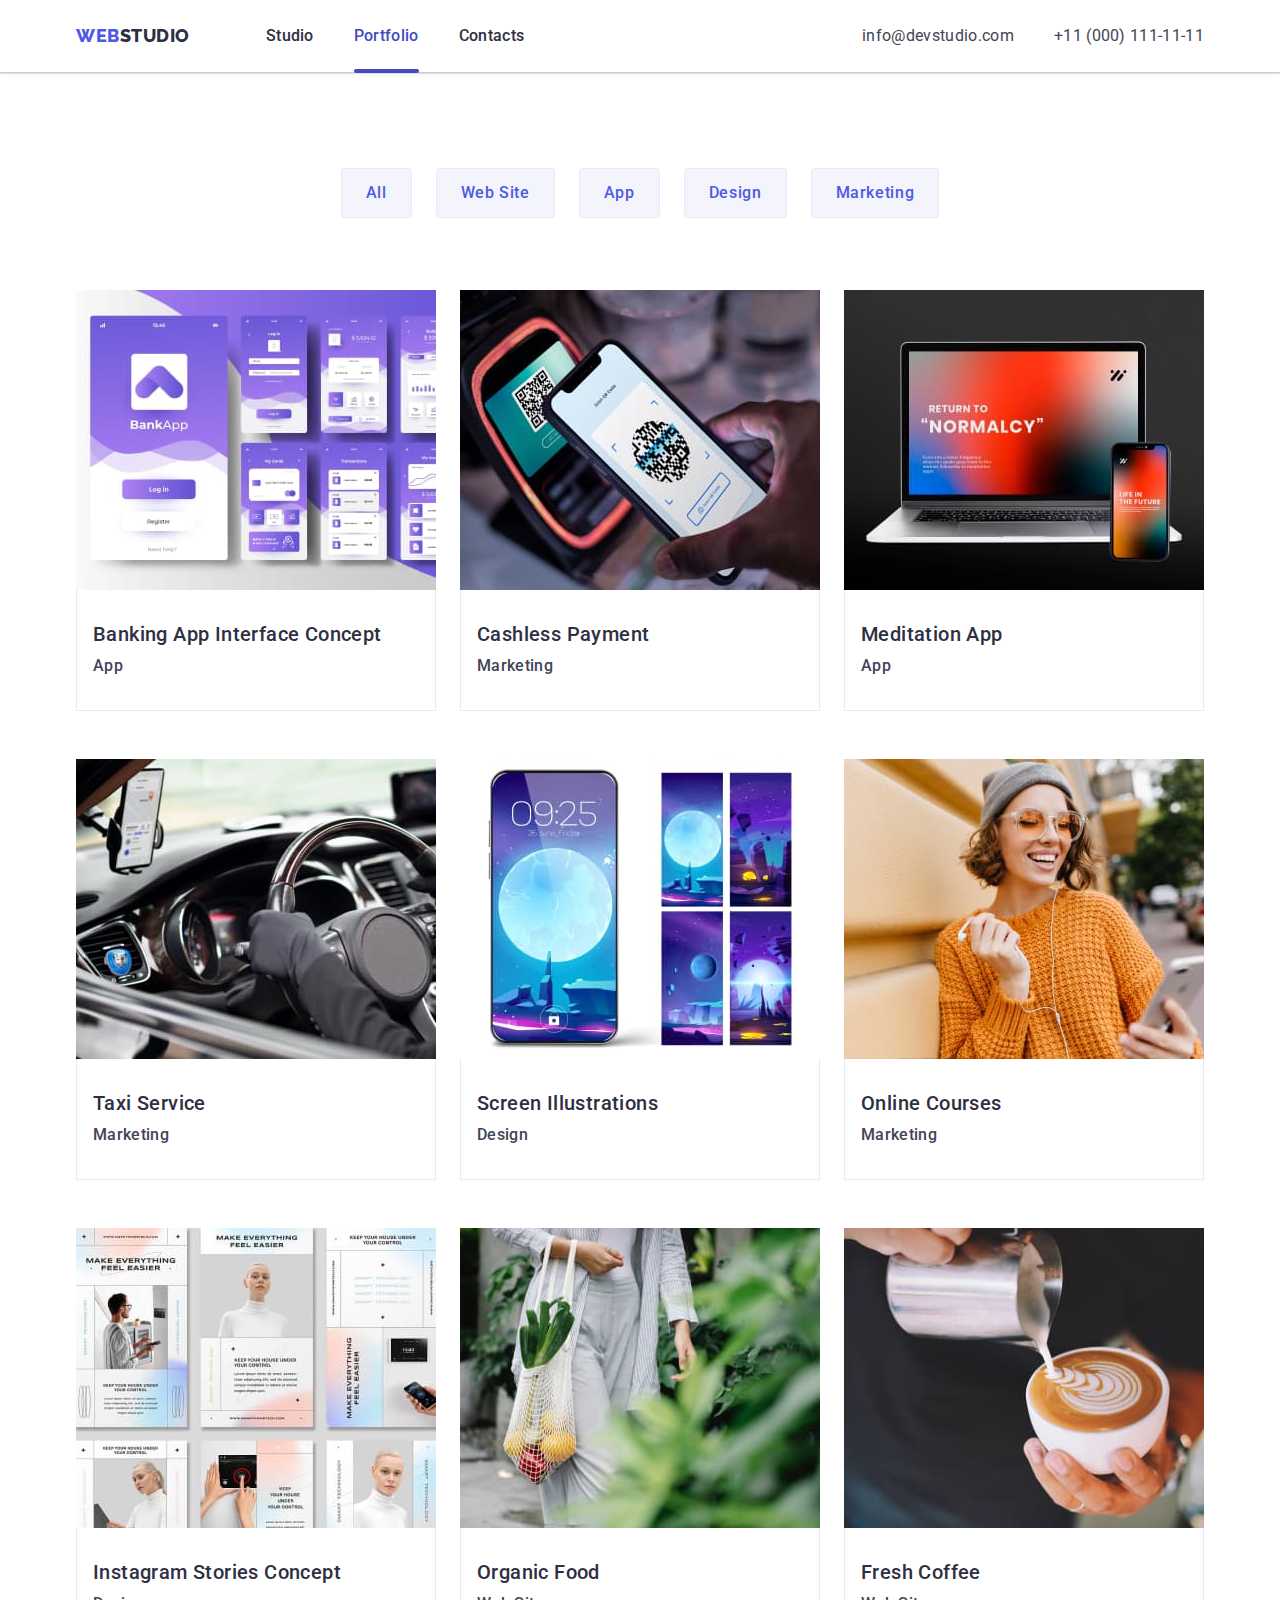
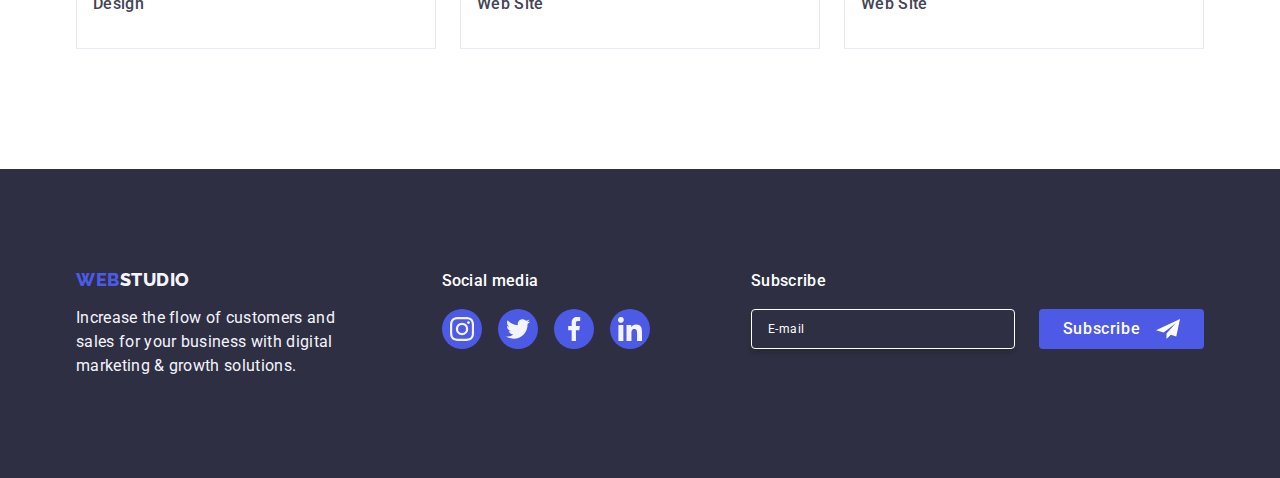
<file: portfolio.html>
<!DOCTYPE html>
<html lang="en">
  <head>
    <meta charset="UTF-8" />
    <meta name="viewport" content="width=device-width, initial-scale=1.0" />
    <title>Portfolio</title>
    <link rel="preconnect" href="https://fonts.googleapis.com" />
    <link rel="preconnect" href="https://fonts.gstatic.com" crossorigin />
    <link
      href="https://fonts.googleapis.com/css2?family=Raleway:wght@800&family=Roboto:wght@400;500;700;900&display=swap"
      rel="stylesheet"
    />
    <link
      href="https://cdn.jsdelivr.net/npm/modern-normalize@2.0.0/modern-normalize.min.css"
      rel="stylesheet"
    />
    <link rel="stylesheet" href="./css/styles.css" />
  </head>
  <body>
    <header class="header-layout">
      <div class="container menu-layout">
        <nav class="nav-layout">
          <a href="./index.html" class="logo link logo-layout"
            >Web<span class="logo-header">Studio</span>
          </a>
          <ul class="list list-layout">
            <li><a href="./index.html" class="menu link">Studio</a></li>
            <li>
              <a href="./portfolio.html" class="menu link link-active"
                >Portfolio</a
              >
            </li>
            <li><a href="" class="menu link">Contacts</a></li>
          </ul>
        </nav>
        <address class="contact">
          <ul class="list contact-layout">
            <li>
              <a
                href="mailto:info@devstudio.com"
                class="contact contact-info link"
                >info@devstudio.com</a
              >
            </li>
            <li>
              <a href="tel:+110001111111" class="contact contact-info link"
                >+11 (000) 111-11-11</a
              >
            </li>
          </ul>
        </address>
      </div>
    </header>
    <main>
      <section class="section-portfolio">
        <div class="container">
          <h1 class="visually-hidden"></h1>
          <ul class="list button-portfolio-layout">
            <li><button type="button" class="button-portfolio">All</button></li>
            <li>
              <button type="button" class="button-portfolio">Web Site</button>
            </li>
            <li><button type="button" class="button-portfolio">App</button></li>
            <li>
              <button type="button" class="button-portfolio">Design</button>
            </li>
            <li>
              <button type="button" class="button-portfolio">Marketing</button>
            </li>
          </ul>
          <ul class="list applications">
            <li class="item">
              <a href="" class="appshadow">
                <div class="blue-card">
                  <img
                    src="./images/banking_app.jpg"
                    alt="Banking App Interface Concepta"
                    height="300"
                    width="360"
                  />
                  <p class="blue-text">
                    14 Stylish and User-Friendly App Design Concepts · Task
                    Manager App · Calorie Tracker App · Exotic Fruit Ecommerce
                    App · Cloud Storage App
                  </p>
                </div>
                <div class="description_2">
                  <h2 class="header-three">Banking App Interface Concept</h2>
                  <p class="text">App</p>
                </div></a
              >
            </li>
            <li class="item">
              <a href="" class="appshadow">
                <div class="blue-card">
                  <img
                    src="./images/cashless_payment.jpg"
                    alt="Cashless Payment"
                    height="300"
                    width="360"
                  />
                  <p class="blue-text">
                    14 Stylish and User-Friendly App Design Concepts · Task
                    Manager App · Calorie Tracker App · Exotic Fruit Ecommerce
                    App · Cloud Storage App
                  </p>
                </div>
                <div class="description_2">
                  <h2 class="header-three">Cashless Payment</h2>
                  <p class="text">Marketing</p>
                </div></a
              >
            </li>
            <li class="item">
              <a href="" class="appshadow">
                <div class="blue-card">
                  <img
                    src="./images/meditation_app.jpg"
                    alt="Meditation App"
                    height="300"
                    width="360"
                  />
                  <p class="blue-text">
                    14 Stylish and User-Friendly App Design Concepts · Task
                    Manager App · Calorie Tracker App · Exotic Fruit Ecommerce
                    App · Cloud Storage App
                  </p>
                </div>
                <div class="description_2">
                  <h2 class="header-three">Meditation App</h2>
                  <p class="text">App</p>
                </div></a
              >
            </li>
            <li class="item">
              <a href="" class="appshadow">
                <div class="blue-card">
                  <img
                    src="./images/taxi_service.jpg"
                    alt="Taxi Service"
                    height="300"
                    width="360"
                  />
                  <p class="blue-text">
                    14 Stylish and User-Friendly App Design Concepts · Task
                    Manager App · Calorie Tracker App · Exotic Fruit Ecommerce
                    App · Cloud Storage App
                  </p>
                </div>
                <div class="description_2">
                  <h2 class="header-three">Taxi Service</h2>
                  <p class="text">Marketing</p>
                </div></a
              >
            </li>
            <li class="item">
              <a href="" class="appshadow">
                <div class="blue-card">
                  <img
                    src="./images/screen_ilustration.jpg"
                    alt="Screen Illustrations"
                    height="300"
                    width="360"
                  />
                  <p class="blue-text">
                    14 Stylish and User-Friendly App Design Concepts · Task
                    Manager App · Calorie Tracker App · Exotic Fruit Ecommerce
                    App · Cloud Storage App
                  </p>
                </div>
                <div class="description_2">
                  <h2 class="header-three">Screen Illustrations</h2>
                  <p class="text">Design</p>
                </div></a
              >
            </li>
            <li class="item">
              <a href="" class="appshadow">
                <div class="blue-card">
                  <img
                    src="./images/online_courses.jpg"
                    alt="Online Courses"
                    height="300"
                    width="360"
                  />
                  <p class="blue-text">
                    14 Stylish and User-Friendly App Design Concepts · Task
                    Manager App · Calorie Tracker App · Exotic Fruit Ecommerce
                    App · Cloud Storage App
                  </p>
                </div>
                <div class="description_2">
                  <h2 class="header-three">Online Courses</h2>
                  <p class="text">Marketing</p>
                </div></a
              >
            </li>
            <li class="item">
              <a href="" class="appshadow">
                <div class="blue-card">
                  <img
                    src="./images/instagram_stories.jpg"
                    alt="Instagram Stories Concept"
                    height="300"
                    width="360"
                  />
                  <p class="blue-text">
                    14 Stylish and User-Friendly App Design Concepts · Task
                    Manager App · Calorie Tracker App · Exotic Fruit Ecommerce
                    App · Cloud Storage App
                  </p>
                </div>
                <div class="description_2">
                  <h2 class="header-three">Instagram Stories Concept</h2>
                  <p class="text">Design</p>
                </div></a
              >
            </li>
            <li class="item">
              <a href="" class="appshadow">
                <div class="blue-card">
                  <img
                    src="./images/organic_food.jpg"
                    alt="Organic Food"
                    height="300"
                    width="360"
                  />
                  <p class="blue-text">
                    14 Stylish and User-Friendly App Design Concepts · Task
                    Manager App · Calorie Tracker App · Exotic Fruit Ecommerce
                    App · Cloud Storage App
                  </p>
                </div>
                <div class="description_2">
                  <h2 class="header-three">Organic Food</h2>
                  <p class="text">Web Site</p>
                </div></a
              >
            </li>
            <li class="item">
              <a href="" class="appshadow">
                <div class="blue-card">
                  <img
                    src="./images/fresh_coffee.jpg"
                    alt="Fresh Coffee"
                    height="300"
                    width="360"
                  />
                  <p class="blue-text">
                    14 Stylish and User-Friendly App Design Concepts · Task
                    Manager App · Calorie Tracker App · Exotic Fruit Ecommerce
                    App · Cloud Storage App
                  </p>
                </div>
                <div class="description_2">
                  <h2 class="header-three">Fresh Coffee</h2>
                  <p class="text">Web Site</p>
                </div></a
              >
            </li>
          </ul>
        </div>
      </section>
    </main>

    <footer class="footer">
      <div class="container footer-social">
        <div class="footersm">
          <a href="./index.html" class="logo link-footer"
            >Web<span class="logo-footer">Studio</span></a
          >
          <p class="text-footer">
            Increase the flow of customers and sales for your business with
            digital marketing & growth solutions.
          </p>
        </div>
        <div>
          <p class="socials">Social media</p>
          <ul class="socials-footer">
            <li class="social-icons">
              <a href="" class="social-link-footer">
                <svg width="24" height="24" class="footer-icons">
                  <use href="./images/icons.svg#icon-instagram-2"></use>
                </svg>
              </a>
            </li>
            <li class="social-icons">
              <a href="" class="social-link-footer">
                <svg width="24" height="24" class="footer-icons">
                  <use href="./images/icons.svg#icon-twitter-1"></use>
                </svg>
              </a>
            </li>
            <li class="social-icons">
              <a href="" class="social-link-footer">
                <svg width="24" height="24" class="footer-icons">
                  <use href="./images/icons.svg#icon-facebook-1"></use>
                </svg>
              </a>
            </li>
            <li class="social-icons">
              <a href="" class="social-link-footer">
                <svg width="24" height="24" class="footer-icons">
                  <use href="./images/icons.svg#icon-linkedin-1"></use>
                </svg>
              </a>
            </li>
          </ul>
        </div>
        <div class="footer-form">
          <p class="subscribe-label">Subscribe</p>
          <form class="subscribe-form">
            <label class="email-label">
              <input
                class="email-form"
                type="email"
                name="email"
                placeholder="E-mail"
                required
              />
            </label>
            <button type="submit" class="subscribe-button">
              Subscribe
              <svg width="24" height="24" class="icon-subscribe">
                <use href="./images/icons.svg#icon-Frame-3"></use>
              </svg>
            </button>
          </form>
        </div>
      </div>
    </footer>
  </body>
</html>
</file>
<file: css/styles.css>
*,
*::before,
*::after {
  box-sizing: border-box;
}
* {
  margin: 0;
  padding: 0;
}
img {
  display: block;
  max-width: 100%;
  height: auto;
}
button {
  cursor: pointer;
  border: none;
  border-radius: 4px;
}
ul,
ol {
  list-style: none;
  margin: 0;
  padding-left: 0;
}

:root {
  --brand-color: #2e2f42;
  --normal-color: #4d5ae5;
  --active-color: #404bbf;
  --background-color: #ffff;
  --background-color-second: #f4f4fd;
  --text-color: #434455;
  --button-color: #e7e9fc;
  --logo-color: #8e8f99;
  --icon-color: #31d0aa;
  --windowmodal-color: #fcfcfc;
  --backgroundmodal-color: #2e2f4266;
}

body {
  font-family: "Roboto", sans-serif;
  background-color: var(--background-color);
  color: var(--text-color);
}

.logo {
  font-family: "Raleway", sans-serif;
  color: var(--normal-color);
  font-size: 18px;
  font-weight: 800;
  text-transform: uppercase;
  line-height: 1.17;
  letter-spacing: 0.03em;
}
.list {
  list-style: none;
}
.menu {
  font-weight: 500;
  font-size: 16px;
  line-height: 1.5;
  letter-spacing: 0.02em;
  color: var(--brand-color);
  padding: 24px 0;
  display: inline-block;
}
.logo-header {
  color: var(--brand-color);
}
.link {
  text-decoration: none;
  display: inline-block;
  transition: color 250ms cubic-bezier(0.4, 0, 0.2, 1);
}
.link-footer {
  text-decoration: none;
  display: inline-block;
  margin-bottom: 16px;
  text-align: center;
  width: 100%;
}

.link:hover,
.link:focus {
  color: var(--active-color);
}

.contact {
  font-style: normal;
  transition: color 250ms cubic-bezier(0.4, 0, 0.2, 1);
}
.contact:hover,
.contact:focus,
.contact:active {
  color: var(--active-color);
}
.contact-info {
  font-size: 16px;
  line-height: 1.5;
  letter-spacing: 0.02em;
  color: var(--text-color);
}
.header-main {
  background-color: var(--brand-color);
  padding: 112px 0;
  background-image: linear-gradient(
      rgba(46, 47, 66, 0.7),
      rgba(46, 47, 66, 0.7)
    ),
    url("../images/people_bg.jpg");
  max-width: 1440px;
  width: 100%;
  background-repeat: no-repeat;
  background-position: center;
  background-size: cover;
  margin: auto;
}
.header-one {
  color: var(--background-color);
  text-align: center;
  font-size: 36px;
  font-weight: 700;
  line-height: 40px;
  letter-spacing: 0.72px;
  margin-bottom: 72px;
}
.header-hidden {
  overflow: hidden;
}
.button-order {
  font-family: "Roboto", sans-serif;
  font-weight: 500;
  font-size: 16px;
  line-height: 1.5;
  letter-spacing: 0.04em;
  color: var(--background-color);
  background-color: var(--normal-color);
  cursor: pointer;
  padding: 16px 32px;
  min-width: 169px;
  transition: background-color 250ms cubic-bezier(0.4, 0, 0.2, 1);
}

.button-order:hover,
.button-order:focus {
  color: var(--background-color);
  background-color: var(--active-color);
}

.header-three {
  font-size: 36px;
  font-weight: 700;
  line-height: 40px;
  letter-spacing: 0.72px;
  color: var(--brand-color);
  margin-bottom: 8px;
  text-align: center;
}

.header-three-people {
  font-weight: 500;
  font-size: 20px;
  line-height: 1.2;
  letter-spacing: 0.02em;
  color: var(--brand-color);
  margin-bottom: 8px;
  text-align: center;
}

.text {
  font-size: 16px;
  font-weight: 500;
  line-height: 24px;
  letter-spacing: 0.32px;
  color: var(--text-color);
  text-align: left;
}
.our-team {
  background-color: var(--background-color-second);
}
.text-people {
  font-size: 16px;
  line-height: 1.5;
  letter-spacing: 0.02em;
  color: var(--text-color);
  text-align: center;
}

.header-two {
  font-weight: 700;
  font-size: 36px;
  line-height: 1.11;
  text-align: center;
  letter-spacing: 0.02em;
  text-transform: capitalize;
  color: var(--brand-color);
  margin-bottom: 72px;
}
.services {
  flex-basis: calc((100% - 48px) / 3);
}
.people {
  background-color: var(--background-color);
  display: flex;
  flex-direction: column;
  border-radius: 0px 0px 4px 4px;
  flex-basis: 100%;
  max-width: 264px;
  box-shadow: 0px 2px 1px 0px rgba(46, 47, 66, 0.08),
    0px 1px 1px 0px rgba(46, 47, 66, 0.16),
    0px 1px 6px 0px rgba(46, 47, 66, 0.08);
}
.logo-footer {
  color: var(--background-color-second);
}
.footer {
  background-color: var(--brand-color);
  padding-top: 100px;
  padding-bottom: 100px;
}
.text-footer {
  color: var(--background-color-second);
  line-height: 1.5;
  letter-spacing: 0.02em;
  width: 264px;
}
.button-portfolio {
  font-family: "Roboto", sans-serif;
  font-weight: 500;
  font-size: 16px;
  line-height: 1.5;
  letter-spacing: 0.04em;
  color: var(--normal-color);
  background-color: var(--background-color-second);
  cursor: pointer;
  padding: 12px 24px;
  border: 1px solid var(--button-color);
  transition: color 250ms cubic-bezier(0.4, 0, 0.2, 1),
    background-color 250ms cubic-bezier(0.4, 0, 0.2, 1),
    border-color 250ms cubic-bezier(0.4, 0, 0.2, 1),
    box-shadow 250ms cubic-bezier(0.4, 0, 0.2, 1);
}
.button-portfolio:hover,
.button-portfolio:focus,
.button-portfolio:active {
  background-color: var(--active-color);
  color: var(--background-color);
  border: 1px solid transparent;
  box-shadow: 0px 3px 1px rgba(0, 0, 0, 0.1), 0px 2px 1px rgba(0, 0, 0, 0.08),
    0px 2px 2px rgba(0, 0, 0, 0.12);
}

.container {
  max-width: 480px;
  padding: 0 15px;
  margin: 0 auto;
}

.header-layout {
  padding: 0 15px;
  display: flex;
  border-bottom: 1px;
  box-shadow: 0px 2px 1px rgba(46, 47, 66, 0.08),
    0px 1px 1px rgba(46, 47, 66, 0.16), 0px 1px 6px rgba(46, 47, 66, 0.08);
}

.nav-layout {
  display: flex;
  justify-content: center;
  align-items: center;
}
.logo-layout {
  margin-right: 76px;
  padding: 24px 0;
  display: inline-block;
}
.list-layout {
  display: flex;
  gap: 40px;
}
.contact-layout {
  display: flex;
}

.menu-layout {
  display: flex;
  justify-content: space-between;
  align-items: center;
}

.section {
  padding: 120px 0;
}

.section-two {
  padding-bottom: 120px;
  display: none;
}

.header-main-layout {
  display: flex;
  flex-direction: column;
  align-items: center;
}

.section-one-layout {
  display: flex;
  gap: 72px;
  flex-wrap: wrap;
  justify-content: center;
}

.values {
  flex-basis: 100%;
}

.section-two-layout {
  display: flex;
  gap: 24px;
}

.our-team-layout {
  display: flex;
  gap: 24px;
  flex-wrap: wrap;
  justify-content: center;
}

.description {
  display: flex;
  flex-direction: column;
  align-items: center;
  padding: 32px 0;
}
.button-portfolio-layout {
  display: flex;
  gap: 24px;
  justify-content: center;
  margin-bottom: 72px;
}

.applications {
  display: flex;
  flex-wrap: wrap;
  row-gap: 48px;
  column-gap: 24px;
}
.item {
  flex-basis: calc((100% - 48px) / 3);
  transition: transform 250ms cubic-bezier(0.4, 0, 0.2, 1);
}
.item:hover {
  box-shadow: 0px 2px 1px 0px rgba(46, 47, 66, 0.08),
    0px 1px 1px 0px rgba(46, 47, 66, 0.16),
    0px 1px 6px 0px rgba(46, 47, 66, 0.08);
}

.description_2 {
  display: flex;
  flex-direction: column;
  align-items: flex-start;
  padding: 32px 16px;
  border: 1px solid var(--button-color);
  border-top: none;
}
.visually-hidden {
  position: absolute;
  width: 1px;
  height: 1px;
  margin: -1px;
  border: 0;
  padding: 0;
  white-space: nowrap;
  clip-path: inset(100%);
  clip: rect(0 0 0 0);
  overflow: hidden;
}
.section-portfolio {
  padding-top: 96px;
  padding-bottom: 120px;
}

.rectangle {
  display: none;
}

.social-media {
  display: flex;
  justify-content: center;
  align-items: center;
  gap: 24px;
  margin-top: 8px;
}
.social-icons {
  width: 40px;
  height: 40px;
}
.social-link {
  width: 100%;
  height: 100%;
  background-color: var(--normal-color);
  border-radius: 50%;
  display: flex;
  align-items: center;
  justify-content: center;
  transition: background-color 250ms cubic-bezier(0.4, 0, 0.2, 1);
}
.social-link:hover,
.social-link:focus {
  background-color: var(--active-color);
}

.customer-logo {
  display: flex;
  flex-wrap: wrap;
  justify-content: center;
  row-gap: 72px;
  column-gap: 16px;
}
.one-logo {
  width: 190px;
  height: 88px;
}

.logocs {
  width: 100%;
  height: 100%;
  display: flex;
  align-items: center;
  justify-content: center;
  color: var(--logo-color);
  border: 1px solid var(--logo-color);
  border-radius: 4px;
  transition: border-color 250ms cubic-bezier(0.4, 0, 0.2, 1),
    color 250ms cubic-bezier(0.4, 0, 0.2, 1);
}

.logocs:hover,
.logocs:focus {
  border-color: var(--active-color);
  color: var(--active-color);
  fill: var(--active-color);
}

.socials {
  font-size: 16px;
  font-style: normal;
  font-weight: 500;
  line-height: 24px;
  letter-spacing: 0.32px;
  color: var(--background-color);
  margin-bottom: 16px;
  text-align: center;
}

.footer-social {
  display: flex;
  flex-wrap: wrap;
  justify-content: center;
  gap: 72px;
}
.socials-footer {
  display: flex;
  justify-content: space-evenly;
  gap: 16px;
}
.social-link-footer {
  width: 100%;
  height: 100%;
  background-color: var(--normal-color);
  border-radius: 50%;
  display: flex;
  align-items: center;
  justify-content: center;
  transition: background-color 250ms cubic-bezier(0.4, 0, 0.2, 1);
}

.social-link-footer:hover,
.social-link-footer:focus {
  background-color: var(--icon-color);
}
.logofill {
  fill: currentColor;
}

.footer-icons {
  fill: var(--background-color-second);
}

.appshadow {
  text-decoration: none;
  display: block;
  transition: box-shadow 250ms cubic-bezier(0.4, 0, 0.2, 1);
}

.appshadow:hover,
.appshadow:focus {
  transform: translateY(0%);
  box-shadow: 0px 1px 6px rgba(46, 47, 66, 0.08),
    0px 1px 1px rgba(46, 47, 66, 0.16), 0px 2px 1px rgba(46, 47, 66, 0.08);
}

.icon-fill {
  fill: var(--background-color-second);
}
.background-modal {
  position: fixed;
  left: 0;
  top: 0;
  width: 100%;
  height: 100%;
  background-color: var(--backgroundmodal-color);
  transition: opacity 250ms cubic-bezier(0.4, 0, 0.2, 1),
    visibility 250ms cubic-bezier(0.4, 0, 0.2, 1);
}

.is-hidden {
  opacity: 0;
  visibility: hidden;
  pointer-events: none;
}
.window-modal {
  position: absolute;
  top: 50%;
  left: 50%;
  transform: translate(-50%, -50%) scale(1);
  width: 95%;
  max-width: 408px;
  min-height: 584px;
  padding: 72px 24px 24px 24px;
  background-color: var(--windowmodal-color);
  box-shadow: 0px 1px 1px 0px rgba(0, 0, 0, 0.14),
    0px 1px 3px 0px rgba(0, 0, 0, 0.12), 0px 1px 2px 0px rgba(0, 0, 0, 0.2);

  border-radius: 4px;
  transition: transform 250ms cubic-bezier(0.4, 0, 0.2, 1);
}
.close-button {
  position: absolute;
  top: 24px;
  right: 24px;
  width: 24px;
  height: 24px;
  background-color: var(--button-color);
  border-radius: 50%;
  display: flex;
  align-items: center;
  justify-content: center;
  cursor: pointer;
  border: 1px solid rgba(0, 0, 0, 0.1);
  padding: 0;
  transition: background-color 250ms cubic-bezier(0.4, 0, 0.2, 1),
    border 250ms cubic-bezier(0.4, 0, 0.2, 1);
}

.close-button:hover,
.close-button:focus {
  background-color: var(--active-color);
  border: none;
}
.icon-close-style {
  top: 8px;
  left: 8px;
  fill: var(--brand-color);
  transition: fill 250ms cubic-bezier(0.4, 0, 0.2, 1);
}

.close-button:hover .icon-close-style,
.close-button:focus .icon-close-style {
  fill: var(--background-color);
}

.blue-text {
  position: absolute;
  top: 0;
  width: 100%;
  height: 100%;
  padding: 40px 32px;
  font-size: 16px;
  font-weight: 400;
  line-height: 24px;
  text-align: justify;
  letter-spacing: 0.02em;
  background-color: var(--normal-color);
  color: var(--background-color-second);
  transform: translateY(100%);
  transition: transform 250ms cubic-bezier(0.4, 0, 0.2, 1);
}
.blue-card {
  position: relative;
  overflow: hidden;
}
.appshadow:hover .blue-text,
.appshadow:focus .blue-text {
  transform: translateY(0);
}

.link-active {
  position: relative;
  color: var(--active-color);
  transition: color 250ms cubic-bezier(0.4, 0, 0.2, 1);
}
.link-active::after {
  content: "";
  position: absolute;
  width: 100%;
  height: 4px;
  left: 0;
  bottom: -1px;
  background-color: var(--active-color);
  border-radius: 2px;
}

.footer-form {
  display: flex;
  flex-direction: column;
}
.subscribe-form {
  display: flex;
  gap: 24px;
  flex-wrap: wrap;
  justify-content: center;
}

.subscribe-form .email-label {
  flex-basis: 100%;
  text-align: center;
}

.subscribe-form .email-label .email-form {
  width: 264px;
}

.subscribe-label {
  margin-bottom: 16px;
  color: var(--background-color);
  font-weight: 500;
  font-size: 16px;
  line-height: 1.5;
  letter-spacing: 0.02em;
  text-align: center;
}
.subscribe-button {
  display: flex;
  align-items: center;
  justify-content: center;
  min-width: 165px;
  height: 40px;
  font-family: "Roboto", sans-serif;
  font-size: 16px;
  font-weight: 500;
  line-height: 1.5;
  letter-spacing: 0.04em;
  cursor: pointer;
  border: none;
  border-radius: 4px;
  background-color: var(--normal-color);
  color: var(--background-color);
  transition: background-color 250ms cubic-bezier(0.4, 0, 0.2, 1);
}

.subscribe-button:hover,
.subscribe-button:focus {
  background-color: var(--active-color);
}

.email-form {
  gap: 24px;
  padding-left: 16px;
  width: 264px;
  height: 40px;
  border: 1px solid var(--background-color);
  color: var(--background-color);
  border-radius: 4px;
  font-size: 12px;
  font-weight: 400;
  line-height: 1.5;
  letter-spacing: 0.04em;
  background-color: transparent;
  box-shadow: 0px 4px 4px 0px rgba(0, 0, 0, 0.15);
}
::placeholder {
  color: var(--background-color);
}

.icon-subscribe {
  margin-left: 16px;
  fill: var(--background-color);
}
.form-title {
  margin-bottom: 16px;
  font-weight: 500;
  font-size: 16px;
  line-height: 24px;
  letter-spacing: 0.02em;
  color: var(--brand-color);
  text-align: center;
}
.content-modal {
  margin-bottom: 8px;
}

.label-modal {
  display: block;
  font-weight: 400;
  font-size: 12px;
  line-height: 1.17;
  letter-spacing: 0.04em;
  color: var(--logo-color);
  margin-bottom: 4px;
}

.input-field {
  width: 100%;
  height: 40px;
  border-radius: 4px;
  border: 1px solid rgba(46, 47, 66, 0.4);
  background-color: transparent;
  padding-left: 38px;
  outline: transparent;
  transition: border-color 250ms cubic-bezier(0.4, 0, 0.2, 1);
}

.modal-icon {
  position: absolute;
  left: 16px;
  top: 50%;
  transform: translateY(-50%);
  fill: var(--brand-color);
  transition: fill 250ms cubic-bezier(0.4, 0, 0.2, 1);
}
.input-field:focus-within {
  border-color: var(--normal-color);
}

.input-field:focus-within + .modal-icon {
  fill: var(--normal-color);
}

.data-field {
  position: relative;
}
.field-comment {
  margin-bottom: 16px;
}
.field-text {
  width: 100%;
  height: 120px;
  border-radius: 4px;
  font-size: 12px;
  line-height: 1.17;
  letter-spacing: 0.04em;
  color: rgba(46, 47, 66, 0.4);
  border: 1px solid rgba(46, 47, 66, 0.4);
  background-color: transparent;
  padding: 8px 16px;
  outline: transparent;
  resize: none;
  transition: border-color 250ms cubic-bezier(0.4, 0, 0.2, 1);
}

.field-text:focus-within {
  border-color: var(--normal-color);
}
.checkbox-field {
  margin-bottom: 24px;
}
.terms-conditions {
  display: block;
  font-size: 12px;
  font-weight: 400;
  line-height: 1.17;
  letter-spacing: 0.04em;
  color: var(--logo-color);
}
.accept-icon {
  width: 16px;
  height: 16px;
  border: 1px solid rgba(46, 47, 66, 0.4);
  border-radius: 2px;
  transition: background-color 250ms cubic-bezier(0.4, 0, 0.2, 1),
    border 250ms cubic-bezier(0.4, 0, 0.2, 1),
    fill 250ms cubic-bezier(0.4, 0, 0.2, 1);
  display: inline-flex;
  align-items: center;
  justify-content: center;
  fill: transparent;
}
.modal-check:checked + .terms-conditions span {
  background-color: var(--active-color);
  fill: var(--background-color-second);
  border: none;
}

.privacy-policy {
  color: var(--normal-color);
}

.send-button {
  display: block;
  margin-right: auto;
  margin-left: auto;
  min-width: 169px;
  height: 56px;
  font-family: "Roboto", sans-serif;
  font-size: 16px;
  font-weight: 500;
  line-height: 1.5;
  letter-spacing: 0.04em;
  color: var(--background-color);
  cursor: pointer;
  background-color: var(--normal-color);
  border-radius: 4px;
  transition: background-color 250ms cubic-bezier(0.4, 0, 0.2, 1);
}

.send-button:hover,
.send-button:focus {
  background-color: var(--active-color);
}

html,
body {
  width: 100%;
  overflow-x: hidden;
}

.menu-layout {
  display: none;
}

.mobile-menu-layout {
  display: flex;
  max-width: 480px;
  width: 100%;
  justify-content: space-between;
  margin: auto;
}

.mobile-menu-layout button {
  background-color: transparent;
}

.js-menu-container {
  display: none;
}

.js-menu-container.is-open {
  display: flex;
  position: fixed;
  top: 0;
  bottom: 0;
  left: 0;
  right: 0;
  padding: 40px;
  background-color: var(--background-color);
  flex-flow: column nowrap;
}

.mobile-nav-layout {
  flex-grow: 2;
}

.mobile-nav-layout .list-layout {
  display: flex;
  flex-direction: column;
  align-items: flex-start;
  gap: 0;
}

.mobile-nav-layout .list-layout .link-active::after {
  display: none;
}

.mobile-nav-layout .list-layout .menu {
  font-size: 36px;
  font-weight: 700px;
  line-height: 40px;
  letter-spacing: 0.72px;
}

.mobile-menu-socials {
  max-width: 328px;
  display: flex;
  justify-content: space-between;
  align-items: center;
}

.mobile-contact-layout {
  display: flex;
  flex-direction: column;
  align-items: flex-start;
  margin-bottom: 48px;
}

.mobile-tel {
  font-size: 36px;
  font-weight: 700;
  line-height: 40px;
  letter-spacing: 0.72px;
  color: var(--normal-color);
}

.mobile-mail {
  font-size: 20px;
  font-style: normal;
  font-weight: 500;
  line-height: 24px;
  letter-spacing: 0.4px;
  color: var(--text-color);
}

@media (min-device-pixel-ratio: 2),
  (min-resolution: 192dpi),
  (min-resolution: 2dppx) {
  .header-main {
    background-image: linear-gradient(
        rgba(46, 47, 66, 0.7),
        rgba(46, 47, 66, 0.7)
      ),
      url("../images/people_bg@2x.jpg");
  }
}

@media (min-width: 480px) {
}

@media (min-width: 768px) {
  .menu-layout {
    width: 100%;
    display: flex;
  }
  .mobile-menu-layout {
    display: none;
  }

  .values {
    flex-basis: calc((100% - 72px) / 2);
  }

  .header-three {
    text-align: left;
  }

  .section-two {
    display: none;
  }

  .people {
    flex-basis: calc(100% - 24px);
  }

  .container {
    width: 100%;
    max-width: 768px;
    justify-content: space-between;
  }
  .one-logo {
    width: 168px;
  }
  .customer-logo {
    column-gap: 24px;
  }

  .header-three {
    text-align: left;
  }
  .contact-layout {
    flex-direction: column;
  }

  .link-footer {
    text-align: left;
  }

  .subscribe-form {
    flex-wrap: nowrap;
  }

  .subscribe-label {
    text-align: left;
  }
}

@media (min-width: 1158px) {
  .container {
    width: 100%;
    max-width: 1158px;
  }
  .section-one-layout {
    flex-wrap: nowrap;
  }
  .rectangle {
    background-color: var(--background-color-second);
    background-size: 264px;
    display: flex;
    justify-content: center;
    align-items: center;
    padding: 24px 100px;
    border-radius: 4px;
    margin-bottom: 8px;
  }

  .values {
    flex-basis: calc((100% - 72px) / 4);
  }

  .our-team-layout {
    flex-wrap: nowrap;
  }

  .people {
    flex-basis: calc((100% - 72px) / 4);
  }
  .customer-logo {
    display: flex;
    justify-content: space-around;
    gap: 24px;
  }
  .one-logo {
    width: calc((100% - 120px) / 6);
  }

  .socials {
    text-align: left;
  }

  .subscribe-label {
    text-align: left;
  }

  .footer-social {
    flex-wrap: nowrap;
  }

  .header-main {
    padding: 188px 0;
  }

  .header-three {
    font-weight: 500;
    font-size: 20px;
    line-height: 1.2;
    letter-spacing: 0.02em;
    text-align: left;
  }

  .text {
    font-size: 16px;
    line-height: 1.5;
    letter-spacing: 0.02em;
    text-align: left;
  }
  .section-one-layout {
    gap: 24px;
  }

  .contact-layout {
    flex-direction: row;
    gap: 40px;
    padding: 24px 0;
  }
  .subscribe-form {
    flex-wrap: nowrap;
  }

  .header-one {
    font-weight: 700;
    font-size: 56px;
    line-height: 1.07;
    letter-spacing: 0.02em;
    margin-bottom: 48px;
    max-width: 496px;
  }
}
</file>
